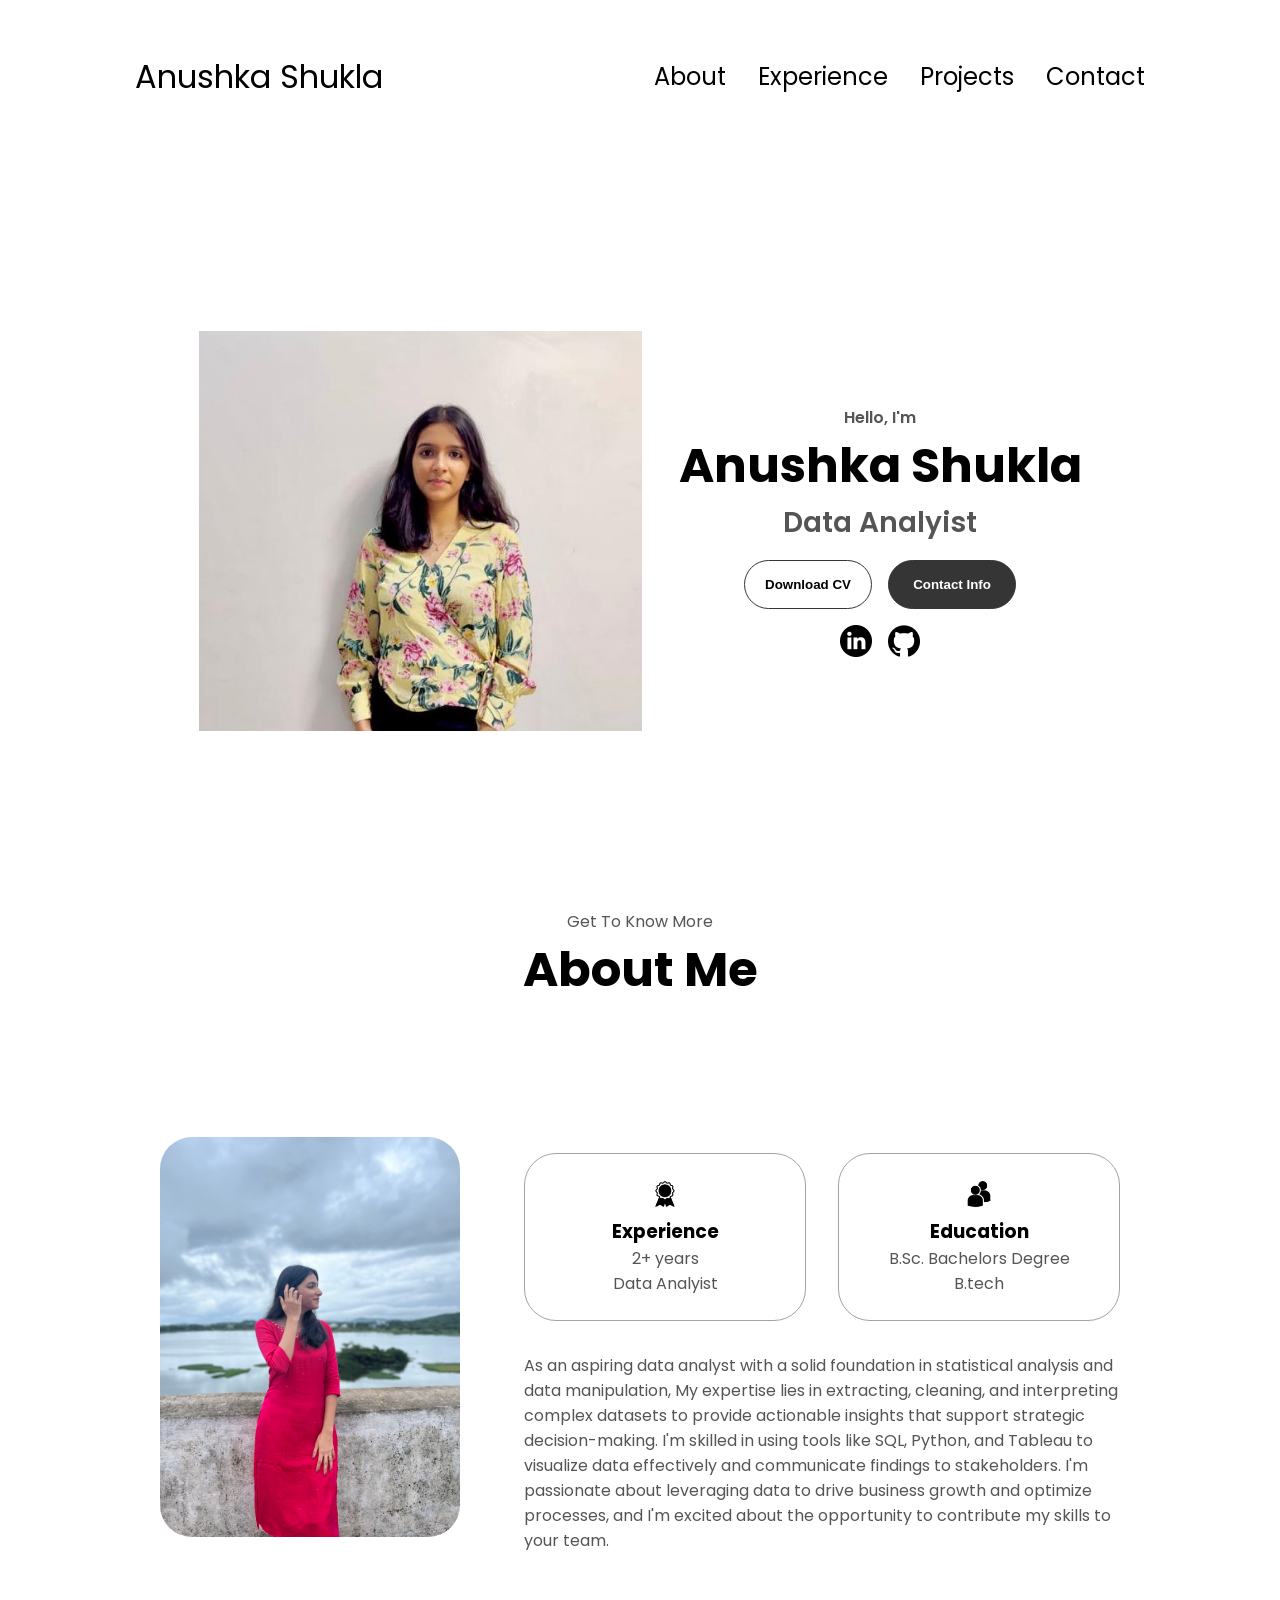
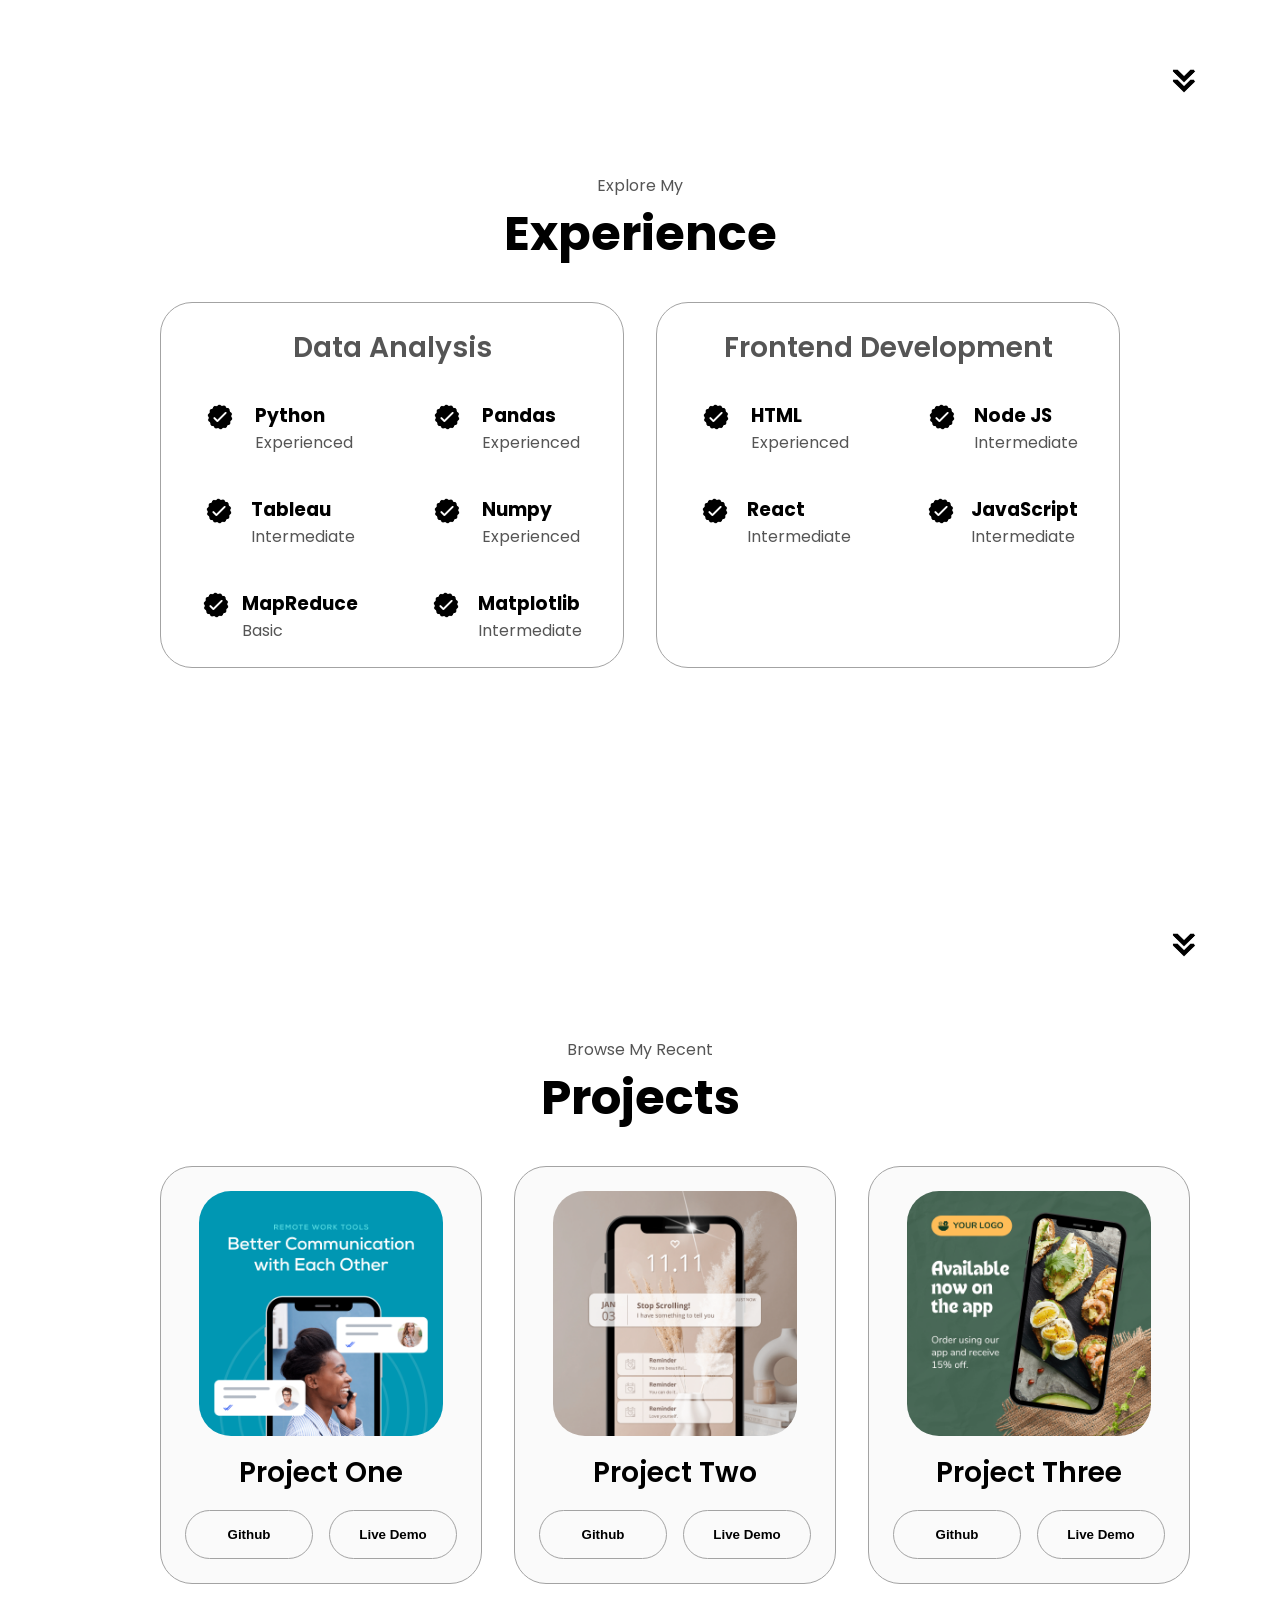
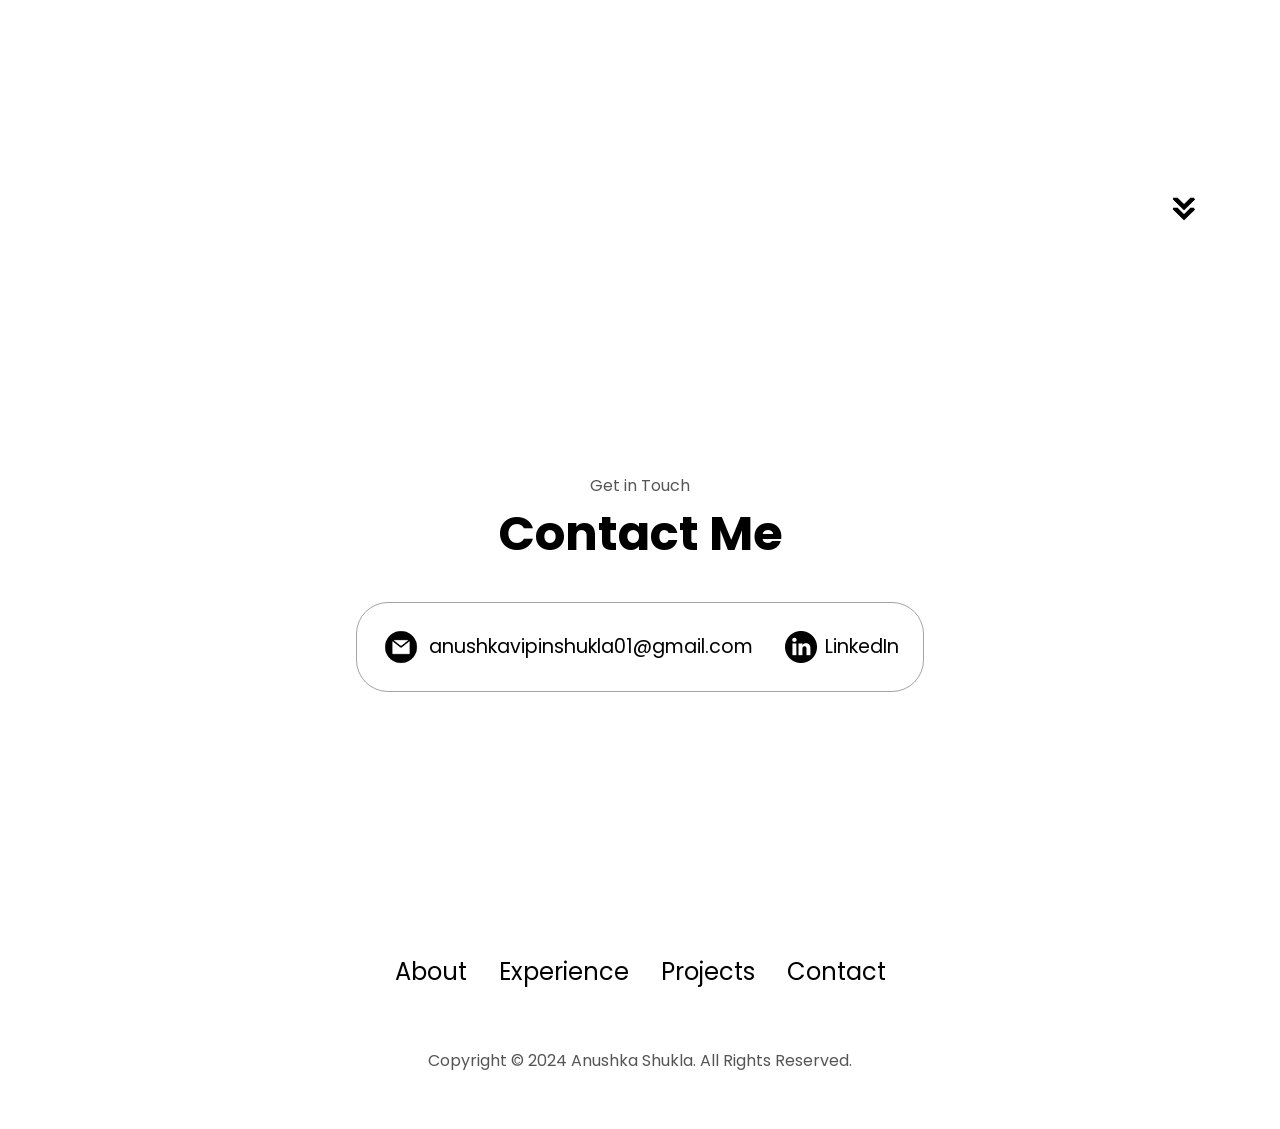
<file: portfolio/index.html>
<!DOCTYPE html>
<html lang="en">
  <head>
    <meta charset="UTF-8" />
    <meta http-equiv="X-UA-Compatible" content="IE=edge" />
    <meta name="viewport" content="width=device-width, initial-scale=1.0" />
    <title>My Portfolio</title>
    <link rel="stylesheet" href="style.css" />
    <link rel="stylesheet" href="mediaqueries.css" />
  </head>
  <body>
    <nav id="desktop-nav">
      <div class="logo">Anushka Shukla</div>
      <div>
        <ul class="nav-links">
          <li><a href="#about">About</a></li>
          <li><a href="#experience">Experience</a></li>
          <li><a href="#projects">Projects</a></li>
          <li><a href="#contact">Contact</a></li>
        </ul>
      </div>
    </nav>
    <nav id="hamburger-nav">
      <div class="logo">Anushka Shukla</div>
      <div class="hamburger-menu">
        <div class="hamburger-icon" onclick="toggleMenu()">
          <span></span>
          <span></span>
          <span></span>
        </div>
        <div class="menu-links">
          <li><a href="#about" onclick="toggleMenu()">About</a></li>
          <li><a href="#experience" onclick="toggleMenu()">Experience</a></li>
          <li><a href="#projects" onclick="toggleMenu()">Projects</a></li>
          <li><a href="#contact" onclick="toggleMenu()">Contact</a></li>
        </div>
      </div>
    </nav>
    <section id="profile">
      <div class="section__pic-container">
        <img src="assets/profile-pic.jpeg" alt="Anushka Shukla profile picture" />
      </div>
      <div class="section__text">
        <p class="section__text__p1">Hello, I'm</p>
        <h1 class="title">Anushka Shukla</h1>
        <p class="section__text__p2">Data Analyist</p>
        <div class="btn-container">
          <button
            class="btn btn-color-2"
            onclick="window.open('assets/resume(1).pfd')"
           >
            Download CV
          </button>
          <button class="btn btn-color-1" onclick="location.href='./#contact'">
            Contact Info
          </button>
        </div>
        <div id="socials-container">
          <img
            src="assets/linkedin.png"
            alt="My LinkedIn profile"
            class="icon"
            onclick="location.href='https://www.linkedin.com/in/anushka-shukla-039b04221/'"
          />
          <img
            src="assets/github.png"
            alt="My Github profile"
            class="icon"
            onclick="location.href='https://github.com/shuklanushka28'"
          />
        </div>
      </div>
    </section>
    <section id="about">
      <p class="section__text__p1">Get To Know More</p>
      <h1 class="title">About Me</h1>
      <div class="section-container">
        <div class="section__pic-container">
          <img
            src="assets/myprofile-pic.jpg"
            alt="Profile picture"
            class="about-pic"
          />
        </div>
        <div class="about-details-container">
          <div class="about-containers">
            <div class="details-container">
              <img
                src="assets/experience.png"
                alt="Experience icon"
                class="icon"
              />
              <h3>Experience</h3>
              <p>2+ years <br />Data Analyist</p>
            </div>
            <div class="details-container">
              <img
                src="assets/education.png"
                alt="Education icon"
                class="icon"
              />
              <h3>Education</h3>
              <p>B.Sc. Bachelors Degree<br />B.tech</p>
            </div>
          </div>
          <div class="text-container">
            <p>
             
              As an aspiring data analyst with a solid foundation in statistical analysis and data manipulation,
              My expertise lies in extracting, cleaning, and interpreting complex datasets to provide actionable insights that support strategic decision-making.
              I'm skilled in using tools like SQL, Python, and Tableau to visualize data effectively and communicate findings to stakeholders. 
              I'm passionate about leveraging data to drive business growth and optimize processes, and I'm excited about the opportunity to contribute my skills to your team.
            </p>
          </div>
        </div>
      </div>
      <img
        src="assets/arrow.png"
        alt="Arrow icon"
        class="icon arrow"
        onclick="location.href='./#experience'"
      />
    </section>
    <section id="experience">
      <p class="section__text__p1">Explore My</p>
      <h1 class="title">Experience</h1>
      <div class="experience-details-container">
        <div class="about-containers">
          <div class="details-container">
            <h2 class="experience-sub-title">Data Analysis</h2>
            <div class="article-container">
              <article>
                <img
                  src="assets/checkmark.png"
                  alt="Experience icon"
                  class="icon"
                />
                <div>
                  <h3>Python</h3>
                  <p>Experienced</p>
                </div>
              </article>
              <article>
                <img
                  src="assets/checkmark.png"
                  alt="Experience icon"
                  class="icon"
                />
                <div>
                  <h3>Pandas</h3>
                  <p>Experienced</p>
                </div>
              </article>
              <article>
                <img
                  src="assets/checkmark.png"
                  alt="Experience icon"
                  class="icon"
                />
                <div>
                  <h3>Tableau</h3>
                  <p>Intermediate</p>
                </div>
              </article>
              <article>
                <img
                  src="assets/checkmark.png"
                  alt="Experience icon"
                  class="icon"
                />
                <div>
                  <h3>Numpy</h3>
                  <p>Experienced</p>
                </div>
              </article>
              <article>
                <img
                  src="assets/checkmark.png"
                  alt="Experience icon"
                  class="icon"
                />
                <div>
                  <h3>MapReduce</h3>
                  <p>Basic</p>
                </div>
              </article>
              <article>
                <img
                  src="assets/checkmark.png"
                  alt="Experience icon"
                  class="icon"
                />
                <div>
                  <h3>Matplotlib</h3>
                  <p>Intermediate</p>
                </div>
              </article>
            </div>
          </div>
          <div class="details-container">
            <h2 class="experience-sub-title">Frontend Development</h2>
            <div class="article-container">
              <article>
                <img
                  src="assets/checkmark.png"
                  alt="Experience icon"
                  class="icon"
                />
                <div>
                  <h3>HTML</h3>
                  <p>Experienced</p>
                </div>
              </article>
              <article>
                <img
                  src="assets/checkmark.png"
                  alt="Experience icon"
                  class="icon"
                />
                <div>
                  <h3>Node JS</h3>
                  <p>Intermediate</p>
                </div>
              </article>
              <article>
                <img
                  src="assets/checkmark.png"
                  alt="Experience icon"
                  class="icon"
                />
                <div>
                  <h3>React</h3>
                  <p>Intermediate</p>
                </div>
              </article>
              <article>
                <img
                  src="assets/checkmark.png"
                  alt="Experience icon"
                  class="icon"
                />
                <div>
                  <h3>JavaScript</h3>
                  <p>Intermediate</p>
                </div>
              </article>
            </div>
          </div>
        </div>
      </div>
      <img
        src="assets/arrow.png"
        alt="Arrow icon"
        class="icon arrow"
        onclick="location.href='./#projects'"
      />
    </section>
    <section id="projects">
      <p class="section__text__p1">Browse My Recent</p>
      <h1 class="title">Projects</h1>
      <div class="experience-details-container">
        <div class="about-containers">
          <div class="details-container color-container">
            <div class="article-container">
              <img
                src="assets/project-1.png"
                alt="Project 1"
                class="project-img"
              />
            </div>
            <h2 class="experience-sub-title project-title">Project One</h2>
            <div class="btn-container">
              <button
                class="btn btn-color-2 project-btn"
                onclick="location.href='https://github.com/'"
              >
                Github
              </button>
              <button
                class="btn btn-color-2 project-btn"
                onclick="location.href='https://github.com/'"
              >
                Live Demo
              </button>
            </div>
          </div>
          <div class="details-container color-container">
            <div class="article-container">
              <img
                src="assets/project-2.png"
                alt="Project 2"
                class="project-img"
              />
            </div>
            <h2 class="experience-sub-title project-title">Project Two</h2>
            <div class="btn-container">
              <button
                class="btn btn-color-2 project-btn"
                onclick="location.href='https://github.com/'"
              >
                Github
              </button>
              <button
                class="btn btn-color-2 project-btn"
                onclick="location.href='https://github.com/'"
              >
                Live Demo
              </button>
            </div>
          </div>
          <div class="details-container color-container">
            <div class="article-container">
              <img
                src="assets/project-3.png"
                alt="Project 3"
                class="project-img"
              />
            </div>
            <h2 class="experience-sub-title project-title">Project Three</h2>
            <div class="btn-container">
              <button
                class="btn btn-color-2 project-btn"
                onclick="location.href='https://github.com/'"
              >
                Github
              </button>
              <button
                class="btn btn-color-2 project-btn"
                onclick="location.href='https://github.com/'"
              >
                Live Demo
              </button>
            </div>
          </div>
        </div>
      </div>
      <img
        src="assets/arrow.png"
        alt="Arrow icon"
        class="icon arrow"
        onclick="location.href='./#contact'"
      />
    </section>
    <section id="contact">
      <p class="section__text__p1">Get in Touch</p>
      <h1 class="title">Contact Me</h1>
      <div class="contact-info-upper-container">
        <div class="contact-info-container">
          <img
            src="assets/email.png"
            alt="Email icon"
            class="icon contact-icon email-icon"
          />
          <p><a href="mailto:examplemail@gmail.com">anushkavipinshukla01@gmail.com</a></p>
        </div>
        <div class="contact-info-container">
          <img
            src="assets/linkedin.png"
            alt="LinkedIn icon"
            class="icon contact-icon"
          />
          <p><a href="https://www.linkedin.com/in/anushka-shukla-039b04221/">LinkedIn</a></p>
        </div>
      </div>
    </section>
    <footer>
      <nav>
        <div class="nav-links-container">
          <ul class="nav-links">
            <li><a href="#about">About</a></li>
            <li><a href="#experience">Experience</a></li>
            <li><a href="#projects">Projects</a></li>
            <li><a href="#contact">Contact</a></li>
          </ul>
        </div>
      </nav>
      <p>Copyright &#169; 2024 Anushka Shukla. All Rights Reserved.</p>
    </footer>
    <script src="script.js"></script>
  </body>
</html>
</file>
<file: portfolio/style.css>
@import url("https://fonts.googleapis.com/css2?family=Poppins:wght@300;400;500;600&display=swap");

* {
  margin: 0;
  padding: 0;
}

body {
  font-family: "Poppins", sans-serif;
}

html {
  scroll-behavior: smooth;
}

p {
  color: rgb(85, 85, 85);
}

/* TRANSITION */

a,
.btn {
  transition: all 300ms ease;
}

/* DESKTOP NAV */

nav,
.nav-links {
  display: flex;
}

nav {
  justify-content: space-around;
  align-items: center;
  height: 17vh;
}

.nav-links {
  gap: 2rem;
  list-style: none;
  font-size: 1.5rem;
}

a {
  color: black;
  text-decoration: none;
  text-decoration-color: white;
}

a:hover {
  color: grey;
  text-decoration: underline;
  text-underline-offset: 1rem;
  text-decoration-color: rgb(181, 181, 181);
}

.logo {
  font-size: 2rem;
}

.logo:hover {
  cursor: default;
}

/* HAMBURGER MENU */

#hamburger-nav {
  display: none;
}

.hamburger-menu {
  position: relative;
  display: inline-block;
}

.hamburger-icon {
  display: flex;
  flex-direction: column;
  justify-content: space-between;
  height: 24px;
  width: 30px;
  cursor: pointer;
}

.hamburger-icon span {
  width: 100%;
  height: 2px;
  background-color: black;
  transition: all 0.3 ease-in-out;
}

.menu-links {
  position: absolute;
  top: 100%;
  right: 0;
  background-color: white;
  width: fit-content;
  max-height: 0;
  overflow: hidden;
  transition: all 0.3 ease-in-out;
}

.menu-links a {
  display: block;
  padding: 10px;
  text-align: center;
  font-size: 1.5rem;
  color: black;
  text-decoration: none;
  transition: all 0.3 ease-in-out;
}

.menu-links li {
  list-style: none;
}

.menu-links.open {
  max-height: 300px;
}

.hamburger-icon.open span:first-child {
  transform: rotate(45deg) translate(10px, 5px);
}

.hamburger-icon.open span:nth-child(2) {
  opacity: 0;
}

.hamburger-icon.open span:last-child {
  transform: rotate(-45deg) translate(10px, -5px);
}

.hamburger-icon span:first-child {
  transform: none;
}

.hamburger-icon span:first-child {
  opacity: 1;
}

.hamburger-icon span:first-child {
  transform: none;
}

/* SECTIONS */

section {
  padding-top: 4vh;
  height: 96vh;
  margin: 0 10rem;
  box-sizing: border-box;
  min-height: fit-content;
}

.section-container {
  display: flex;
}

/* PROFILE SECTION */

#profile {
  display: flex;
  justify-content: center;
  gap: 5rem;
  height: 80vh;
}

.section__pic-container {
  display: flex;
  height: 400px;
  width: 400px;
  margin: auto 0;
}

.section__text {
  align-self: center;
  text-align: center;
}

.section__text p {
  font-weight: 600;
}

.section__text__p1 {
  text-align: center;
}

.section__text__p2 {
  font-size: 1.75rem;
  margin-bottom: 1rem;
}

.title {
  font-size: 3rem;
  text-align: center;
}

#socials-container {
  display: flex;
  justify-content: center;
  margin-top: 1rem;
  gap: 1rem;
}

/* ICONS */

.icon {
  cursor: pointer;
  height: 2rem;
}

/* BUTTONS */

.btn-container {
  display: flex;
  justify-content: center;
  gap: 1rem;
}

.btn {
  font-weight: 600;
  transition: all 300ms ease;
  padding: 1rem;
  width: 8rem;
  border-radius: 2rem;
}

.btn-color-1,
.btn-color-2 {
  border: rgb(53, 53, 53) 0.1rem solid;
}

.btn-color-1:hover,
.btn-color-2:hover {
  cursor: pointer;
}

.btn-color-1,
.btn-color-2:hover {
  background: rgb(53, 53, 53);
  color: white;
}

.btn-color-1:hover {
  background: rgb(0, 0, 0);
}

.btn-color-2 {
  background: none;
}

.btn-color-2:hover {
  border: rgb(255, 255, 255) 0.1rem solid;
}

.btn-container {
  gap: 1rem;
}

/* ABOUT SECTION */

#about {
  position: relative;
}

.about-containers {
  gap: 2rem;
  margin-bottom: 2rem;
  margin-top: 2rem;
}

.about-details-container {
  justify-content: center;
  flex-direction: column;
}

.about-containers,
.about-details-container {
  display: flex;
}

.about-pic {
  border-radius: 2rem;
}

.arrow {
  position: absolute;
  right: -5rem;
  bottom: 2.5rem;
}

.details-container {
  padding: 1.5rem;
  flex: 1;
  background: white;
  border-radius: 2rem;
  border: rgb(53, 53, 53) 0.1rem solid;
  border-color: rgb(163, 163, 163);
  text-align: center;
}

.section-container {
  gap: 4rem;
  height: 80%;
}

.section__pic-container {
  height: 400px;
  width: 400px;
  margin: auto 0;
}

/* EXPERIENCE SECTION */

#experience {
  position: relative;
}

.experience-sub-title {
  color: rgb(85, 85, 85);
  font-weight: 600;
  font-size: 1.75rem;
  margin-bottom: 2rem;
}

.experience-details-container {
  display: flex;
  justify-content: center;
  flex-direction: column;
}

.article-container {
  display: flex;
  text-align: initial;
  flex-wrap: wrap;
  flex-direction: row;
  gap: 2.5rem;
  justify-content: space-around;
}

article {
  display: flex;
  width: 10rem;
  justify-content: space-around;
  gap: 0.5rem;
}

article .icon {
  cursor: default;
}

/* PROJECTS SECTION */

#projects {
  position: relative;
}

.color-container {
  border-color: rgb(163, 163, 163);
  background: rgb(250, 250, 250);
}

.project-img {
  border-radius: 2rem;
  width: 90%;
  height: 90%;
}

.project-title {
  margin: 1rem;
  color: black;
}

.project-btn {
  color: black;
  border-color: rgb(163, 163, 163);
}

/* CONTACT */

#contact {
  display: flex;
  justify-content: center;
  flex-direction: column;
  height: 70vh;
}

.contact-info-upper-container {
  display: flex;
  justify-content: center;
  border-radius: 2rem;
  border: rgb(53, 53, 53) 0.1rem solid;
  border-color: rgb(163, 163, 163);
  background: (250, 250, 250);
  margin: 2rem auto;
  padding: 0.5rem;
}

.contact-info-container {
  display: flex;
  align-items: center;
  justify-content: center;
  gap: 0.5rem;
  margin: 1rem;
}

.contact-info-container p {
  font-size: larger;
}

.contact-icon {
  cursor: default;
}

.email-icon {
  height: 2.5rem;
}

/* FOOTER SECTION */

footer {
  height: 26vh;
  margin: 0 1rem;
}

footer p {
  text-align: center;
}
</file>
<file: portfolio/mediaqueries.css>
@media screen and (max-width :1200px) {
  #desktop-nav{
    display: none;
}
#hamburger-nav{
    display: flex;
}
}
</file>
